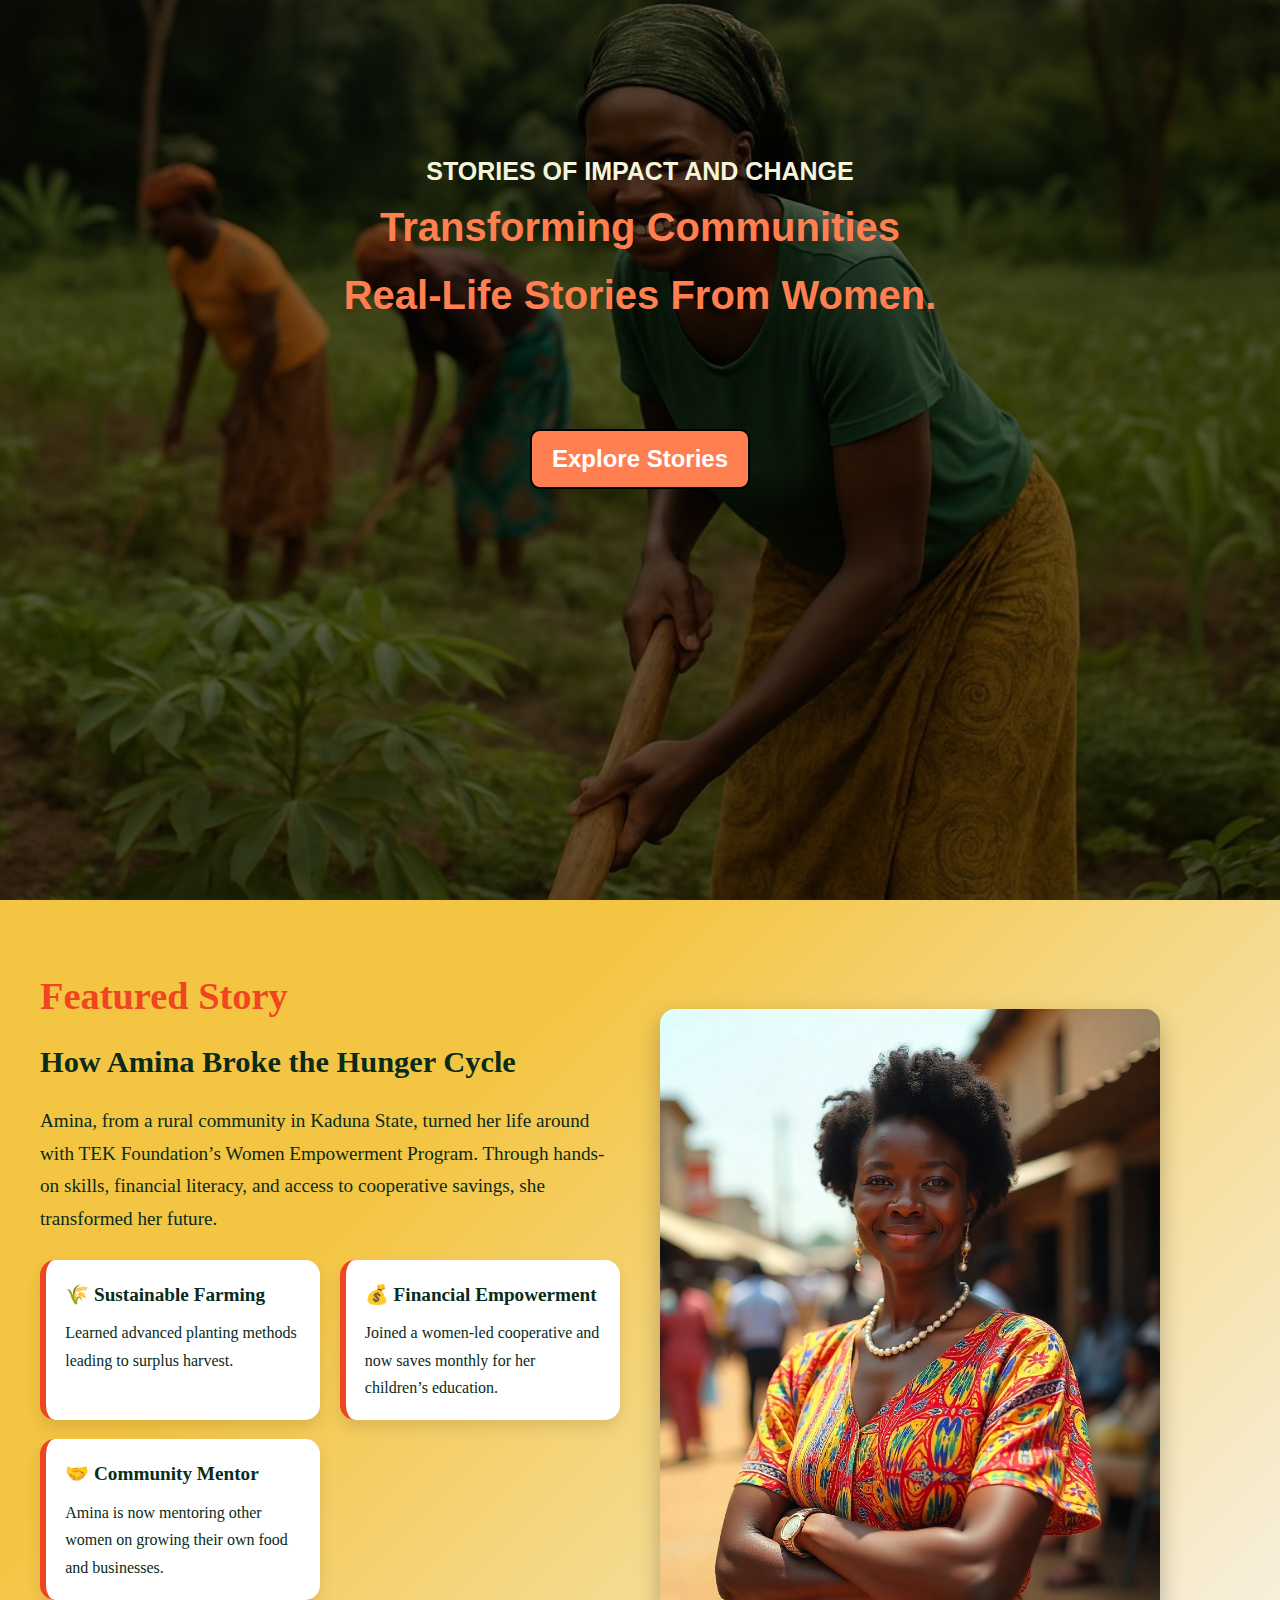
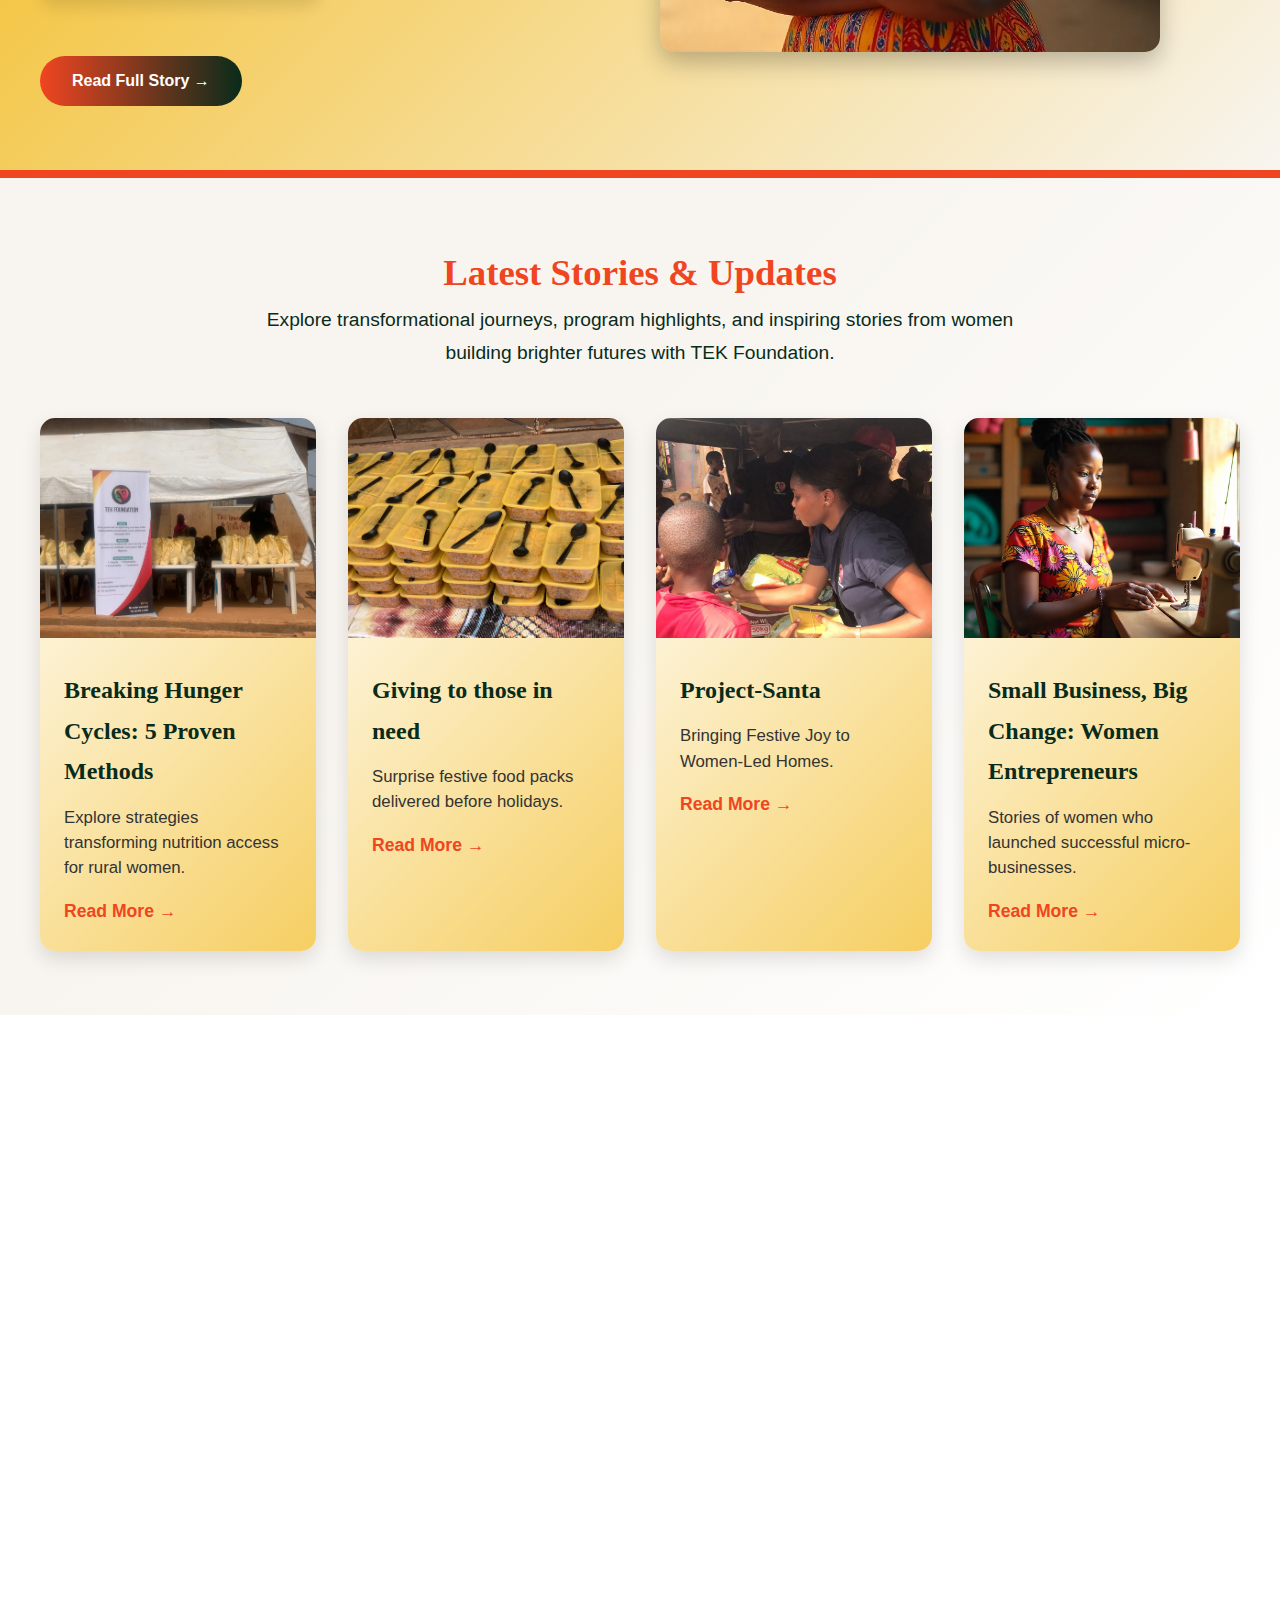
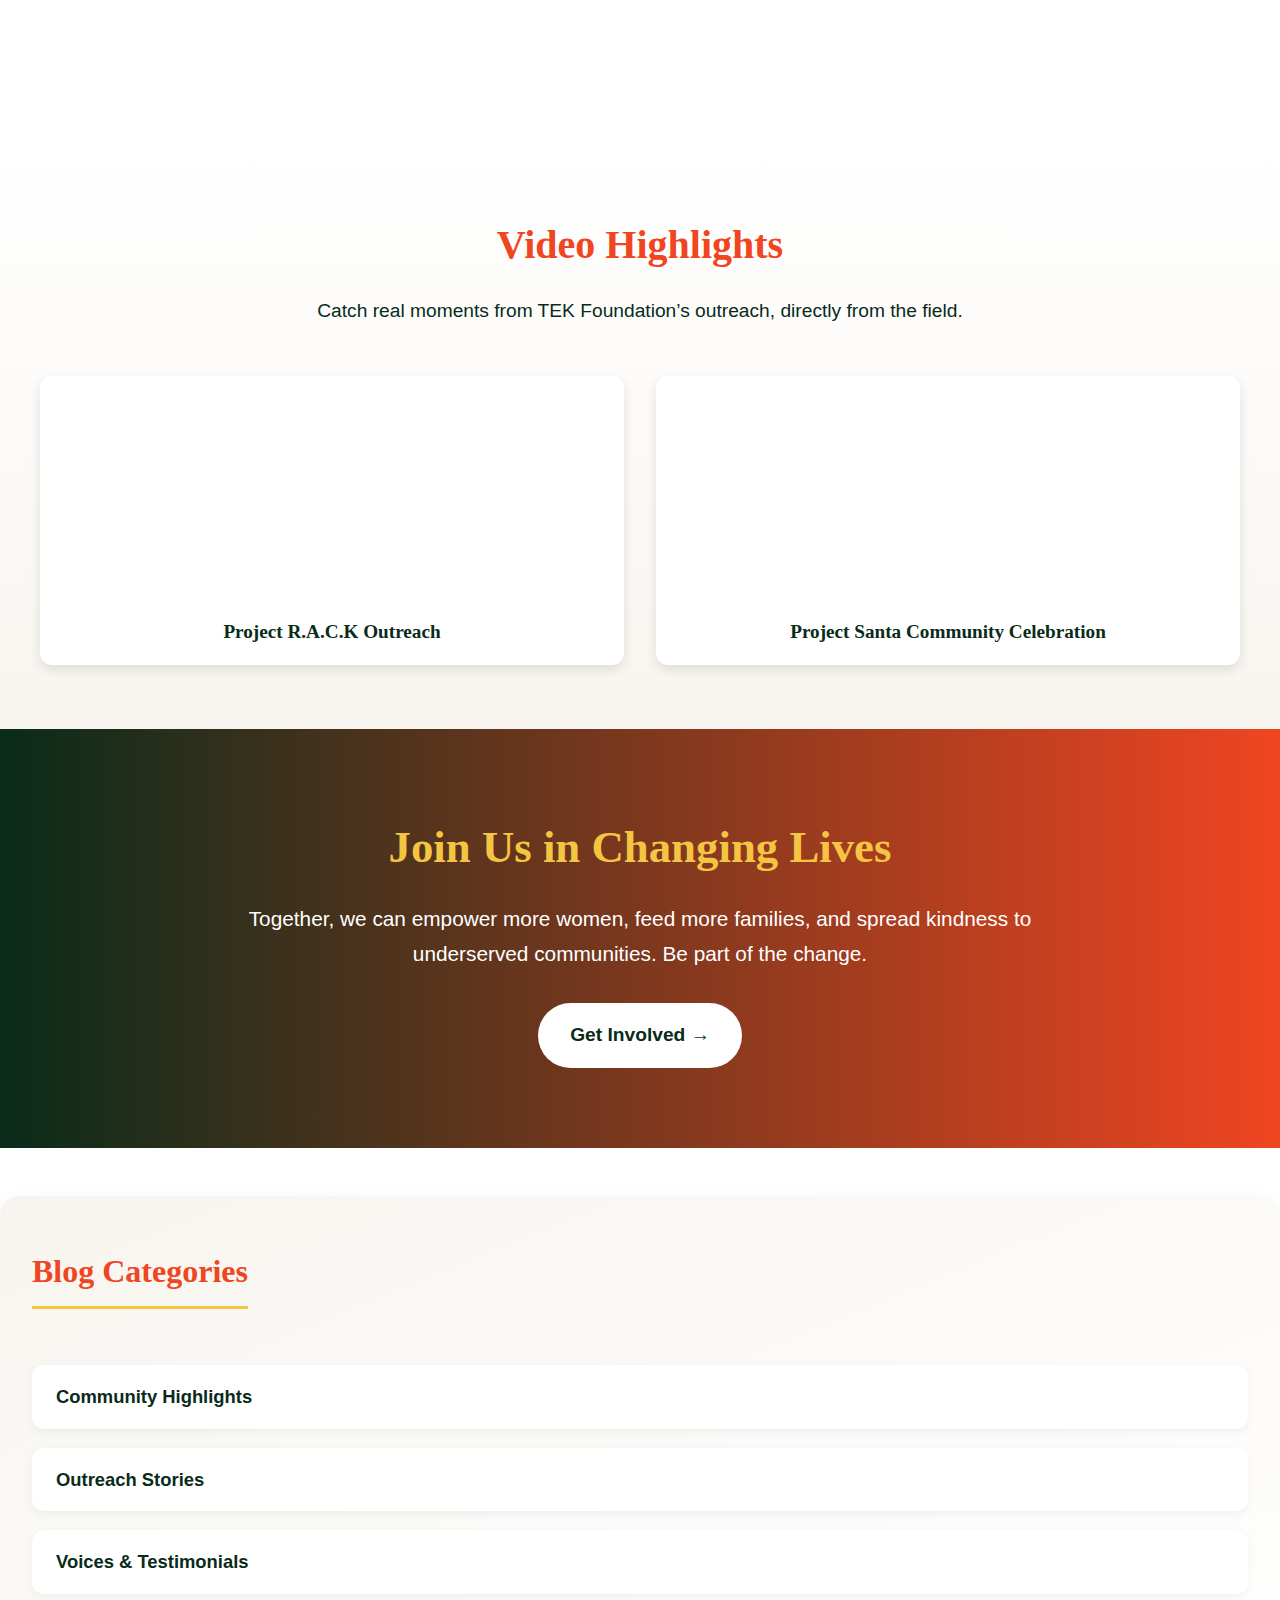
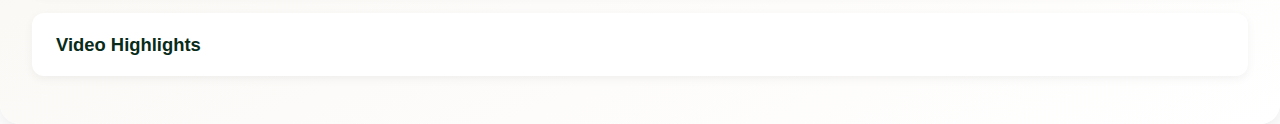
<file: index.html>
<!DOCTYPE html>
<html lang="en">
  <head>
    <meta charset="UTF-8" />
    <meta name="viewport" content="width=device-width, initial-scale=1.0" />
    <title>Tek Foundation Blog- Stories of Empowerment</title>
    <link rel="stylesheet" href="style.css" />
  </head>
  <body>
    <header class="header">
      <div class="sliderone">
        <div class="slidertext">
          <h3>Stories of Impact and Change</h3>
          <h2>Transforming Communities</h2>
          <h2>Real-life stories from women.</h2>

          <div class="sliderbuttons">
            <a class="fta" href="/article/rack.html">Explore Stories</a>
          </div>

          <!-- <h1>TEK Foundation Blog</h1>
    <p class="subtitle">Stories of Impact and Change</p>
    <div class="divider"></div>
    <p class="intro-text">Real voices, real transformations—empowering women and communities with dignity and hope.</p> -->
        </div>
      </div>
    </header>

    <section id="community" class="featured-blog">
      <div class="featured-wrapper">
        <div class="featured-text">
          <h2>Featured Story</h2>
          <h3>How Amina Broke the Hunger Cycle</h3>
          <p class="intro">
            Amina, from a rural community in Kaduna State, turned her life
            around with TEK Foundation’s Women Empowerment Program. Through
            hands-on skills, financial literacy, and access to cooperative
            savings, she transformed her future.
          </p>

          <div class="key-highlights">
            <div class="highlight-box">
              <h4>🌾 Sustainable Farming</h4>
              <p>
                Learned advanced planting methods leading to surplus harvest.
              </p>
            </div>
            <div class="highlight-box">
              <h4>💰 Financial Empowerment</h4>
              <p>
                Joined a women-led cooperative and now saves monthly for her
                children’s education.
              </p>
            </div>
            <div class="highlight-box">
              <h4>🤝 Community Mentor</h4>
              <p>
                Amina is now mentoring other women on growing their own food and
                businesses.
              </p>
            </div>
          </div>

          <button id="toggleBtn" class="story-btn">Read Full Story →</button>

          <div id="fullStory" style="display: none">
            <p>
              Before TEK Foundation, Amina lived in constant uncertainty,
              struggling to meet basic needs. With new skills, she now feeds her
              family, saves, and inspires other women in her village. Her
              cooperative group has grown to 30 women in less than a year.
            </p>
            <blockquote>
              “This program changed my life. I can confidently take care of my
              children and teach others how to do the same.” — Amina
            </blockquote>
            <button id="hideBtn" class="story-btn">Read Less ↑</button>
          </div>
        </div>

        <div class="featured-image">
          <img
            src="/Assets/images/AMINA_5.png"
            alt="Amina smiling in her farm"
          />
        </div>
      </div>
    </section>

    <section id="outreach" class="blog-grid">
      <h2>Latest Stories & Updates</h2>
      <p class="section-description">
        Explore transformational journeys, program highlights, and inspiring
        stories from women building brighter futures with TEK Foundation.
      </p>

      <div class="grid-container" id="blogPosts"></div>
    </section>
    <section id="voices" class="community-voices">
      <h2>Community Voices</h2>
      <p class="section-description">
        Real words from women and families whose lives have been touched by TEK
        Foundation projects.
      </p>

      <div class="voices-grid">
        <div class="voice-card">
          <p class="voice-quote">
            “Project R.A.C.K helped me feel noticed again. It was a surprise I
            will always cherish.”
          </p>
          <p class="voice-name">— Amina, Kaduna State</p>
        </div>

        <div class="voice-card">
          <p class="voice-quote">
            “Because of Project Santa, I had enough to celebrate the holidays
            with my children.”
          </p>
          <p class="voice-name">— Sarah, Lagos</p>
        </div>

        <div class="voice-card">
          <p class="voice-quote">
            “G.F.L made me feel less alone raising my special child. You brought
            me strength.”
          </p>
          <p class="voice-name">— Comfort, Lagos</p>
        </div>

        <div class="voice-card">
          <p class="voice-quote">
            “Through Aid A Meal Africa, I focused on my education without
            worrying about hunger.”
          </p>
          <p class="voice-name">— Anita, University of Jos</p>
        </div>
      </div>
    </section>

    <section id="video" class="video-highlights">
      <h2>Video Highlights</h2>
      <p class="section-description">
        Catch real moments from TEK Foundation’s outreach, directly from the
        field.
      </p>

      <div class="video-grid">
        <div class="video-card">
          <iframe
            src="https://www.youtube.com/embed/1CKsRcyDoww"
            frameborder="0"
          ></iframe>
          <h3>Project R.A.C.K Outreach</h3>
        </div>

        <div class="video-card">
          <iframe
            src="https://www.youtube.com/embed/d4RHulyDJzU"
            frameborder="0"
            allowfullscreen
          ></iframe>
          <h3>Project Santa Community Celebration</h3>
        </div>
      </div>
    </section>

    <section class="cta-section">
      <div class="cta-content">
        <h2>Join Us in Changing Lives</h2>
        <p>
          Together, we can empower more women, feed more families, and spread
          kindness to underserved communities. Be part of the change.
        </p>
        <a href="#" class="cta-btn">Get Involved →</a>
      </div>
    </section>

    <aside class="blog-categories">
      <h2>Blog Categories</h2>
      <ul class="category-list">
        <li><a href="#community"> Community Highlights</a></li>
        <li><a href="#outreach"> Outreach Stories</a></li>
        <li><a href="#voices"> Voices & Testimonials</a></li>
        <li><a href="#video"> Video Highlights</a></li>
      </ul>
    </aside>

    <script src="blog.js"></script>
  </body>
</html>
</file>
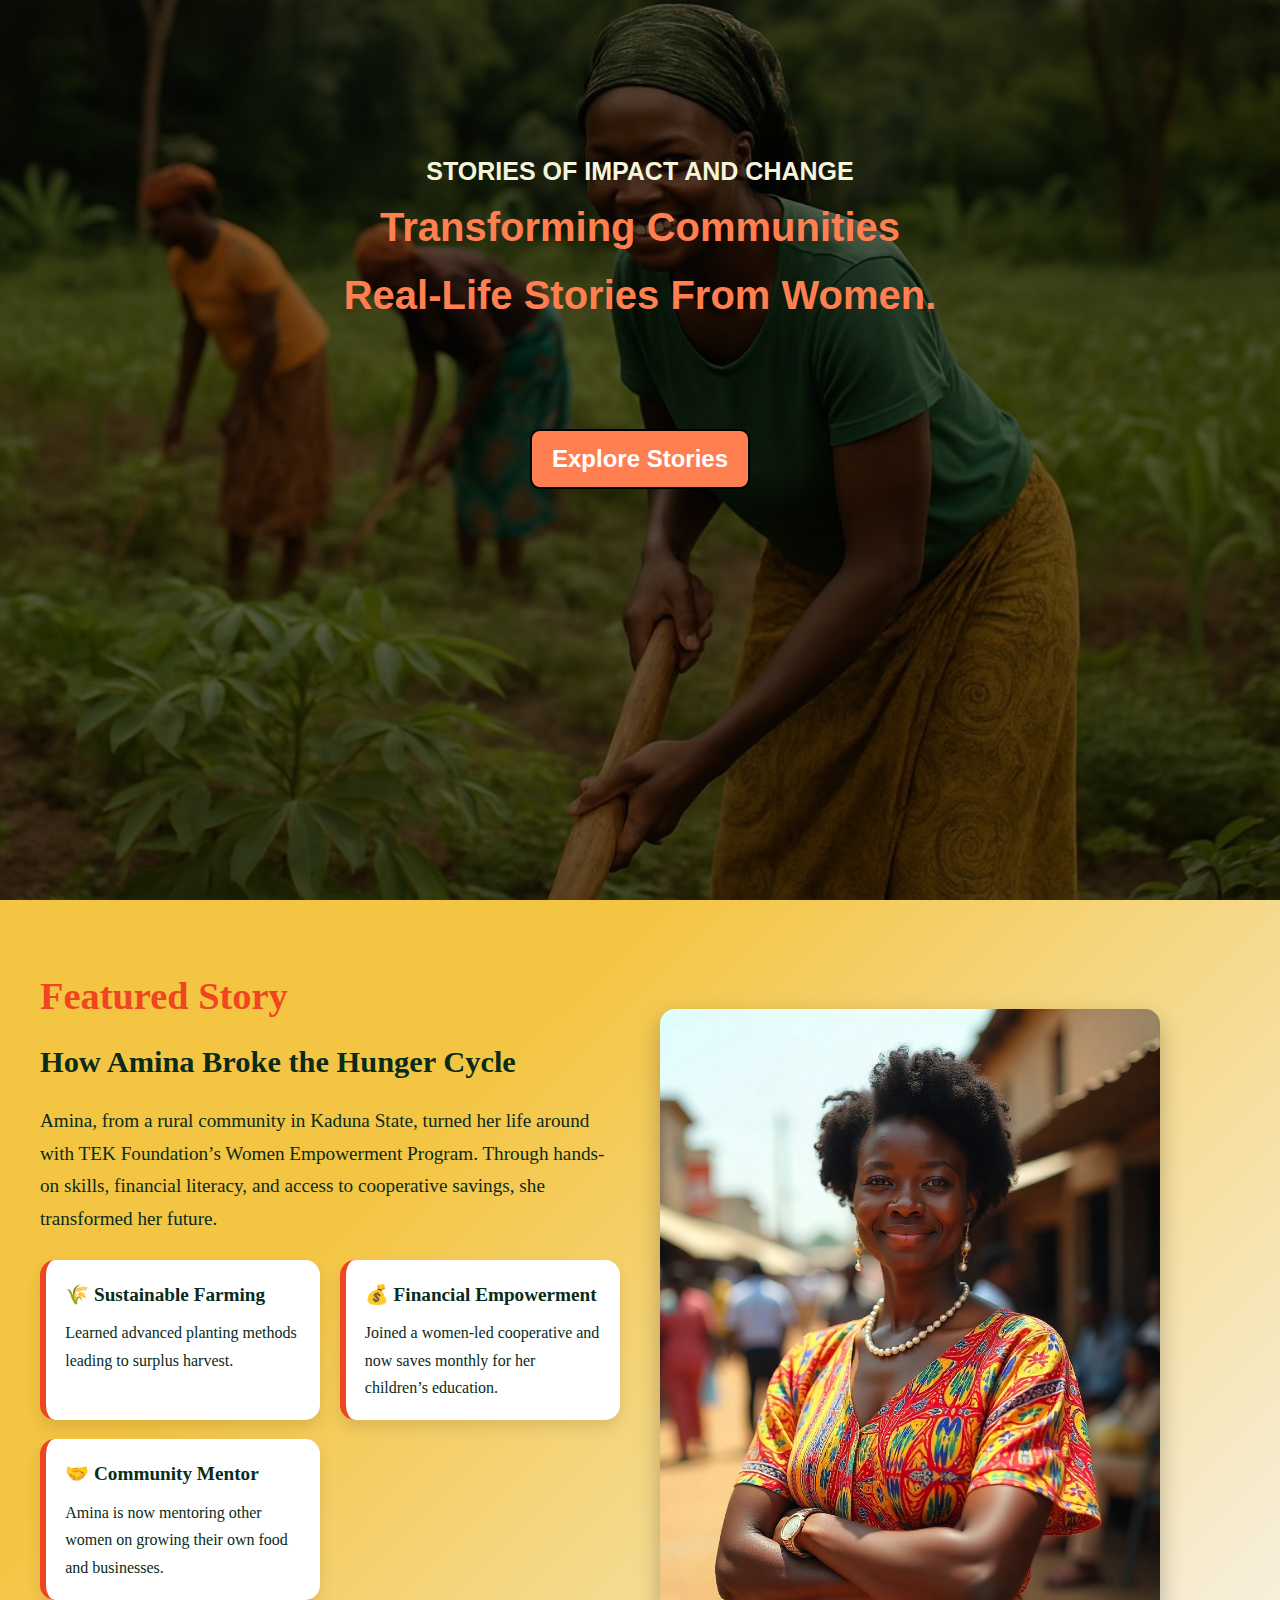
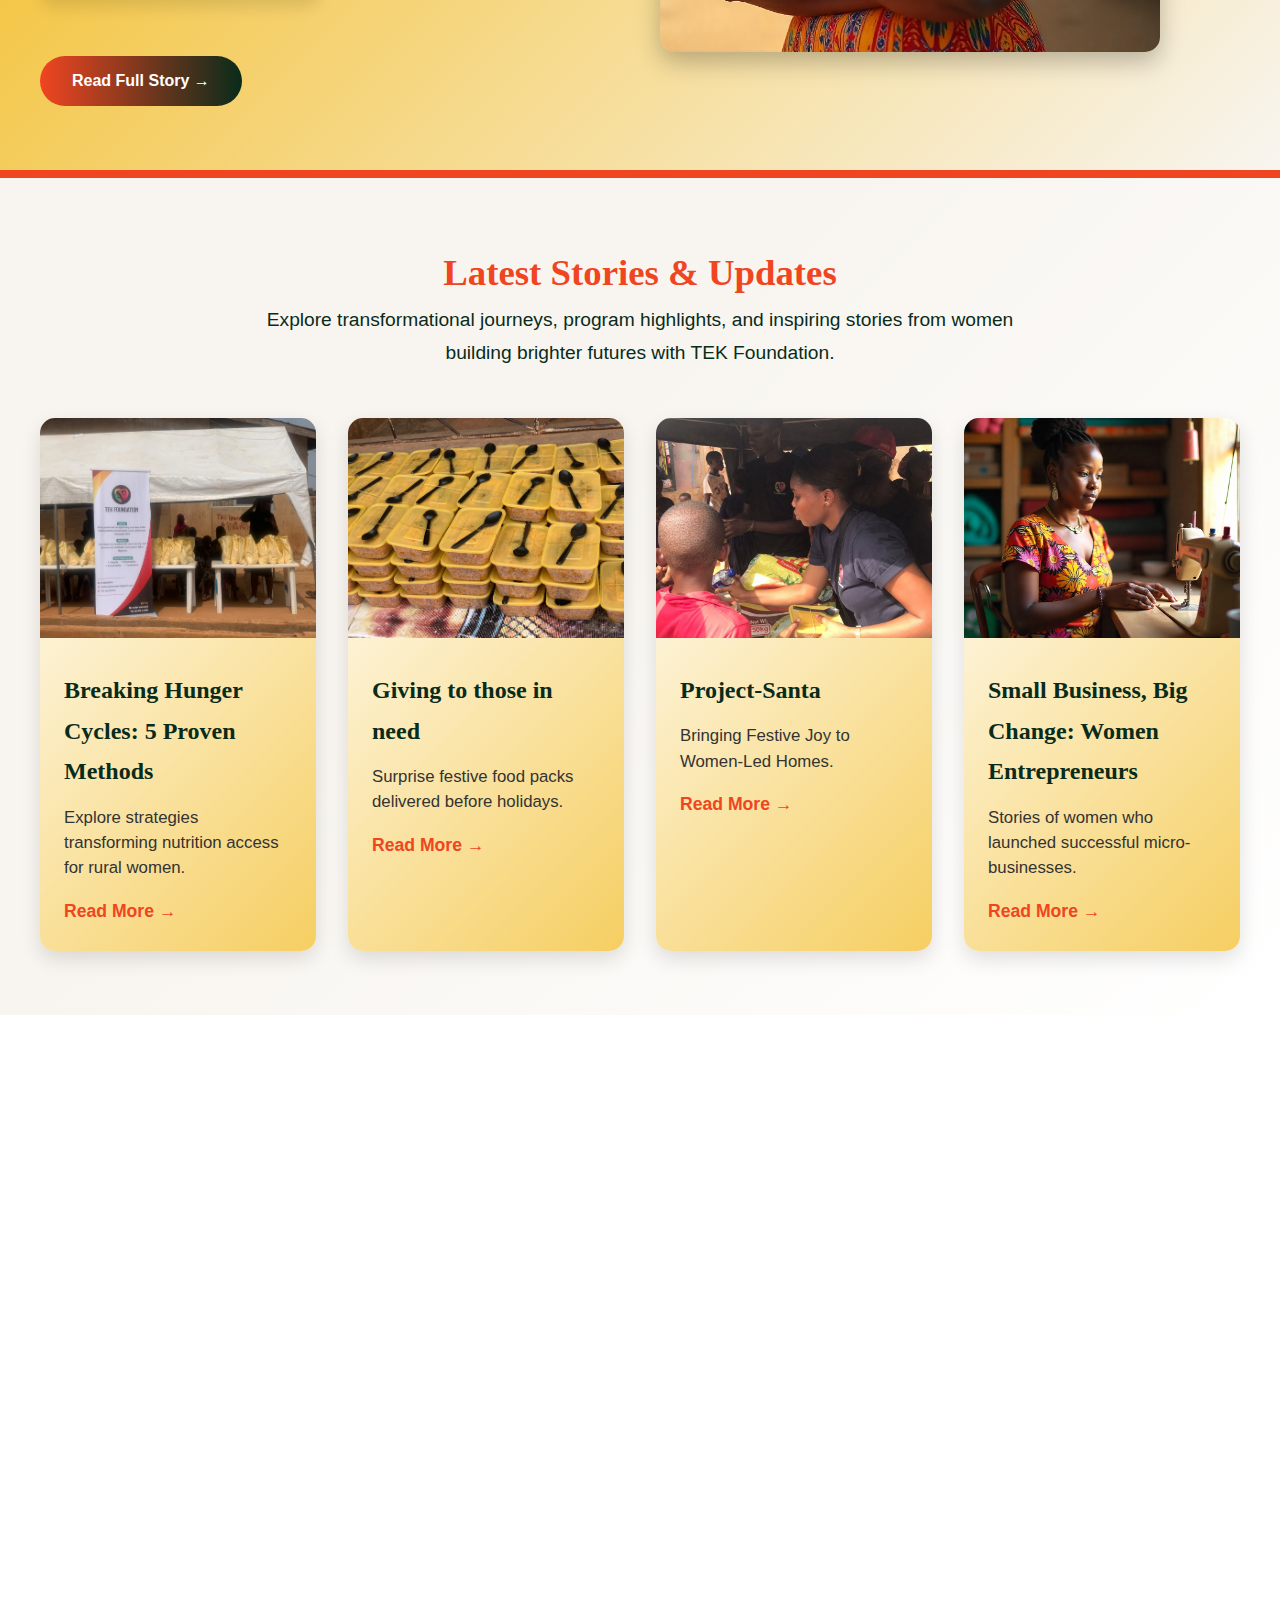
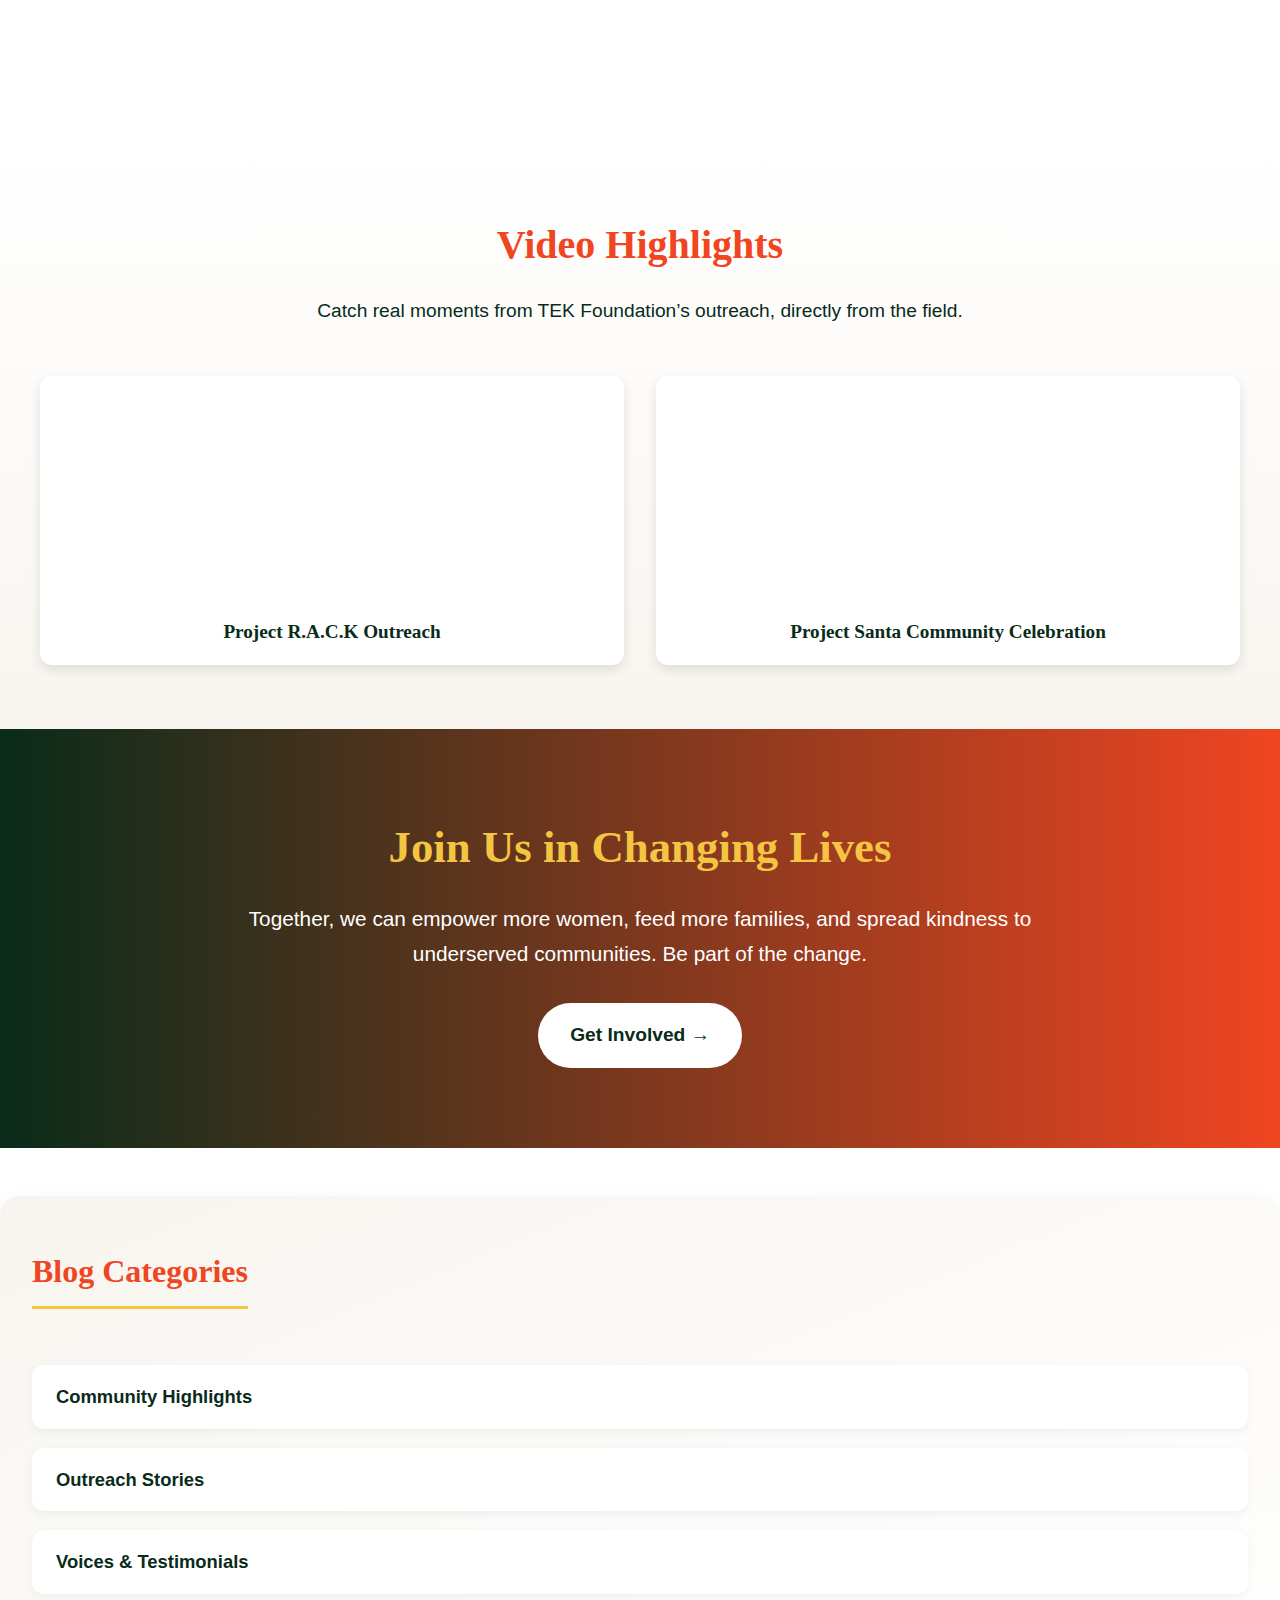
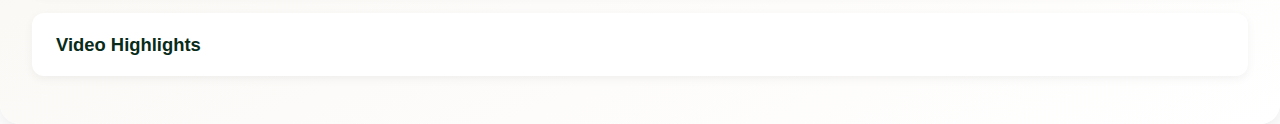
<file: blog.html>
<!DOCTYPE html>
<html lang="en">
<head>
    <meta charset="UTF-8">
    <meta name="viewport" content="width=device-width, initial-scale=1.0">
    <title>Tek Foundation Blog- Stories of Empowerment</title>
    <link rel="stylesheet" href="style.css">
</head>
<body>
    <header class="header">
        <div class="sliderone">
                       <div class="slidertext">
                           <h3>Stories of Impact and Change</h3>
                           <h2>Transforming Communities</h2>
                           <h2>Real-life stories from women. </h2>

                            <div class="sliderbuttons">
                              <a class="fta" href="/article/rack.html">Explore Stories</a>
                            
                            </div>
                  
             <!-- <h1>TEK Foundation Blog</h1>
    <p class="subtitle">Stories of Impact and Change</p>
    <div class="divider"></div>
    <p class="intro-text">Real voices, real transformations—empowering women and communities with dignity and hope.</p> -->
                       </div>
                    </div>
    </header>

    
    <section id="community" class="featured-blog">
  <div class="featured-wrapper">
    
    <div class="featured-text">
      <h2> Featured Story</h2>
      <h3>How Amina Broke the Hunger Cycle</h3>
      <p class="intro">
        Amina, from a rural community in Kaduna State, turned her life around with TEK Foundation’s Women Empowerment Program. Through hands-on skills, financial literacy, and access to cooperative savings, she transformed her future.
      </p>

      <div class="key-highlights">
        <div class="highlight-box">
          <h4>🌾 Sustainable Farming</h4>
          <p>Learned advanced planting methods leading to surplus harvest.</p>
        </div>
        <div class="highlight-box">
          <h4>💰 Financial Empowerment</h4>
          <p>Joined a women-led cooperative and now saves monthly for her children’s education.</p>
        </div>
        <div class="highlight-box">
          <h4>🤝 Community Mentor</h4>
          <p>Amina is now mentoring other women on growing their own food and businesses.</p>
        </div>
      </div>

      <button id="toggleBtn" class="story-btn">Read Full Story →</button>

      <div id="fullStory" style="display: none;">
        <p>
          Before TEK Foundation, Amina lived in constant uncertainty, struggling to meet basic needs. With new skills, she now feeds her family, saves, and inspires other women in her village. Her cooperative group has grown to 30 women in less than a year.
        </p>
        <blockquote>
          “This program changed my life. I can confidently take care of my children and teach others how to do the same.” — Amina
        </blockquote>
        <button id="hideBtn" class="story-btn">Read Less ↑</button>
      </div>
    </div>

    <div class="featured-image">
      <img src="/Assets/images/AMINA_5.png" alt="Amina smiling in her farm">
    </div>

  </div>
</section>

<section id="outreach" class="blog-grid">
  <h2> Latest Stories & Updates</h2>
  <p class="section-description">Explore transformational journeys, program highlights, and inspiring stories from women building brighter futures with TEK Foundation.</p>

  <div class="grid-container" id="blogPosts">
    
  </div>
</section>
<section id="voices" class="community-voices">
  <h2> Community Voices</h2>
  <p class="section-description">Real words from women and families whose lives have been touched by TEK Foundation projects.</p>

  <div class="voices-grid">
    <div class="voice-card">
      <p class="voice-quote">“Project R.A.C.K helped me feel noticed again. It was a surprise I will always cherish.”</p>
      <p class="voice-name">— Amina, Kaduna State</p>
    </div>

    <div class="voice-card">
      <p class="voice-quote">“Because of Project Santa, I had enough to celebrate the holidays with my children.”</p>
      <p class="voice-name">— Sarah, Lagos</p>
    </div>

    <div class="voice-card">
      <p class="voice-quote">“G.F.L made me feel less alone raising my special child. You brought me strength.”</p>
      <p class="voice-name">— Comfort, Lagos</p>
    </div>

    <div class="voice-card">
      <p class="voice-quote">“Through Aid A Meal Africa, I focused on my education without worrying about hunger.”</p>
      <p class="voice-name">— Anita, University of Jos</p>
    </div>
  </div>
</section>

   <section id="video" class="video-highlights">
  <h2> Video Highlights</h2>
  <p class="section-description">Catch real moments from TEK Foundation’s outreach, directly from the field.</p>

  <div class="video-grid">
    <div class="video-card">
      <iframe src="https://www.youtube.com/embed/1CKsRcyDoww" frameborder="0"></iframe>
      <h3>Project R.A.C.K Outreach</h3>
    </div>

    <div class="video-card">
      <iframe src="https://www.youtube.com/embed/d4RHulyDJzU" frameborder="0" allowfullscreen></iframe>
      <h3>Project Santa Community Celebration</h3>
    </div>
  </div>
</section>

<section class="cta-section">
  <div class="cta-content">
    <h2> Join Us in Changing Lives</h2>
    <p>Together, we can empower more women, feed more families, and spread kindness to underserved communities. Be part of the change.</p>
    <a href="#" class="cta-btn">Get Involved →</a>
  </div>
</section>

<aside class="blog-categories">
  <h2> Blog Categories</h2>
  <ul class="category-list">
    <li><a href="#community"> Community Highlights</a></li>
    <li><a href="#outreach"> Outreach Stories</a></li>
    <li><a href="#voices"> Voices & Testimonials</a></li>
    <li><a href="#video"> Video Highlights</a></li>
  </ul>
</aside>





<script src="blog.js"></script>

</body>
</html>
</file>
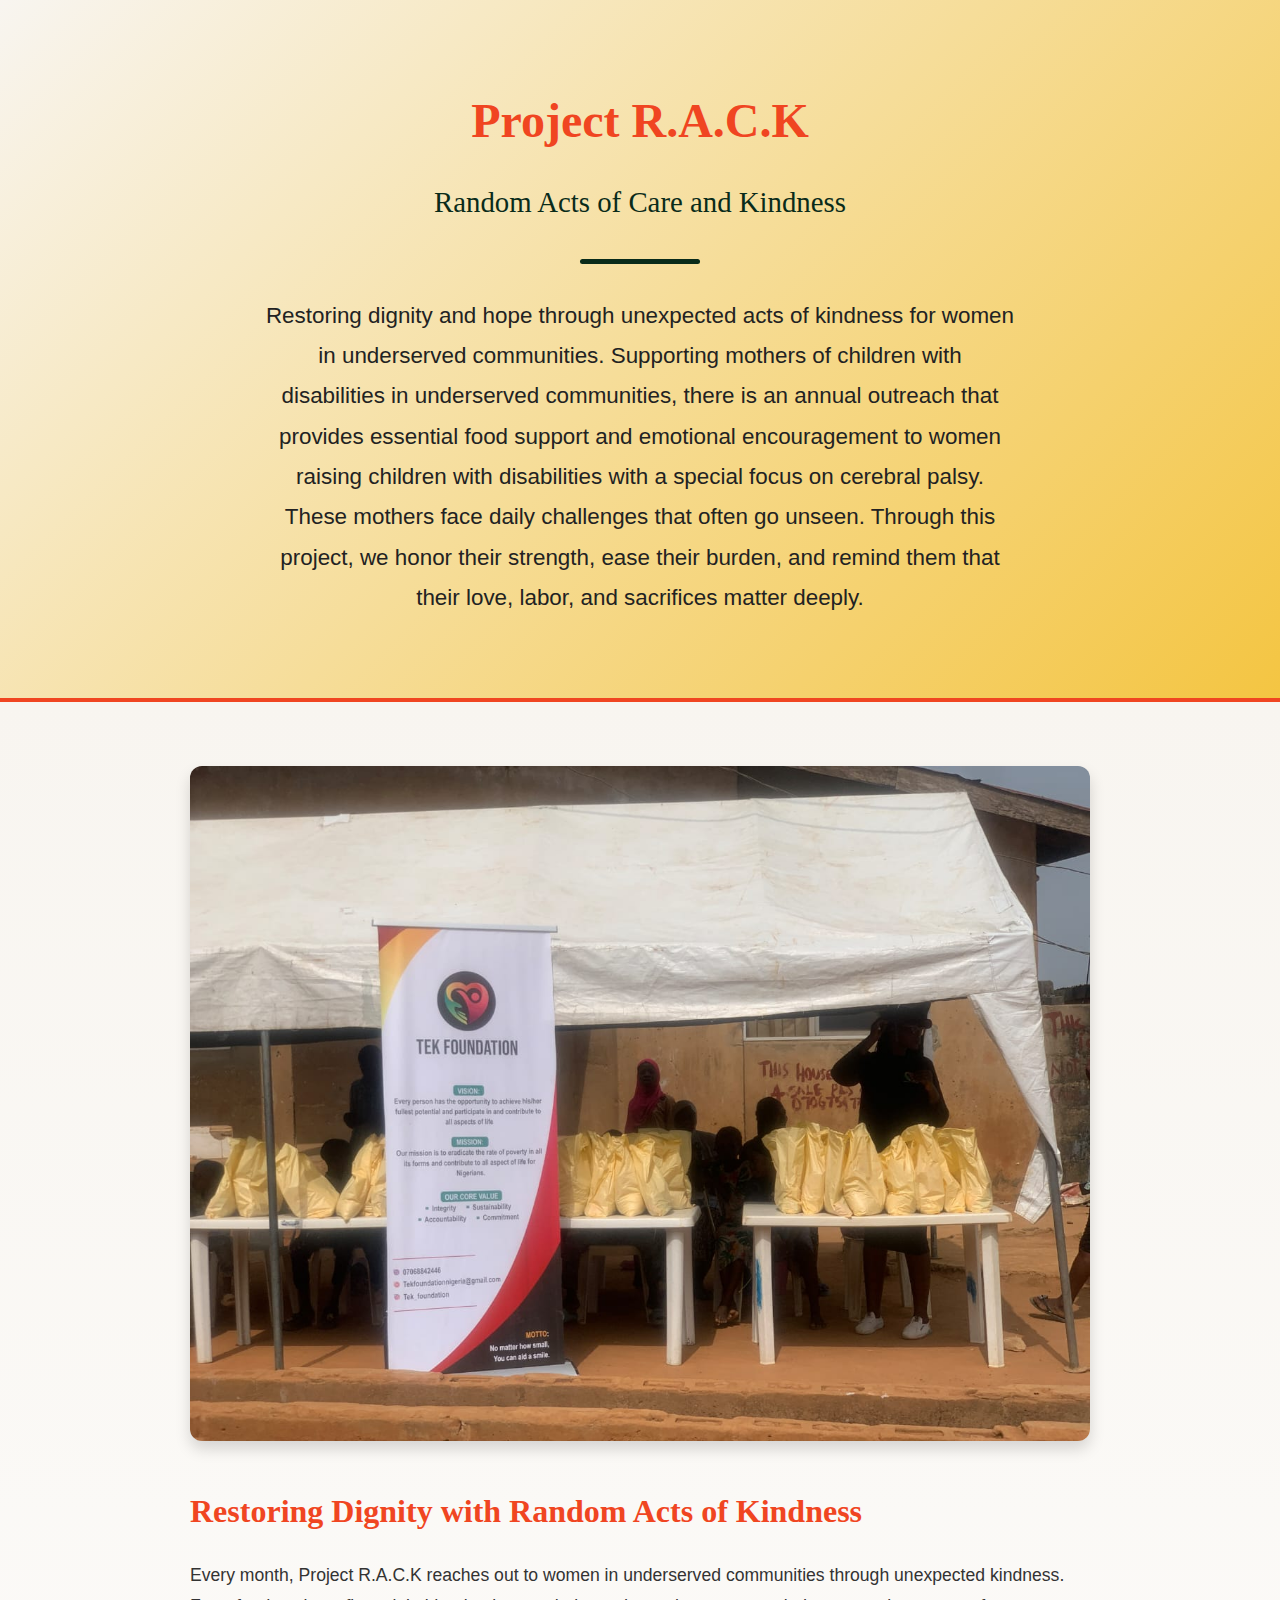
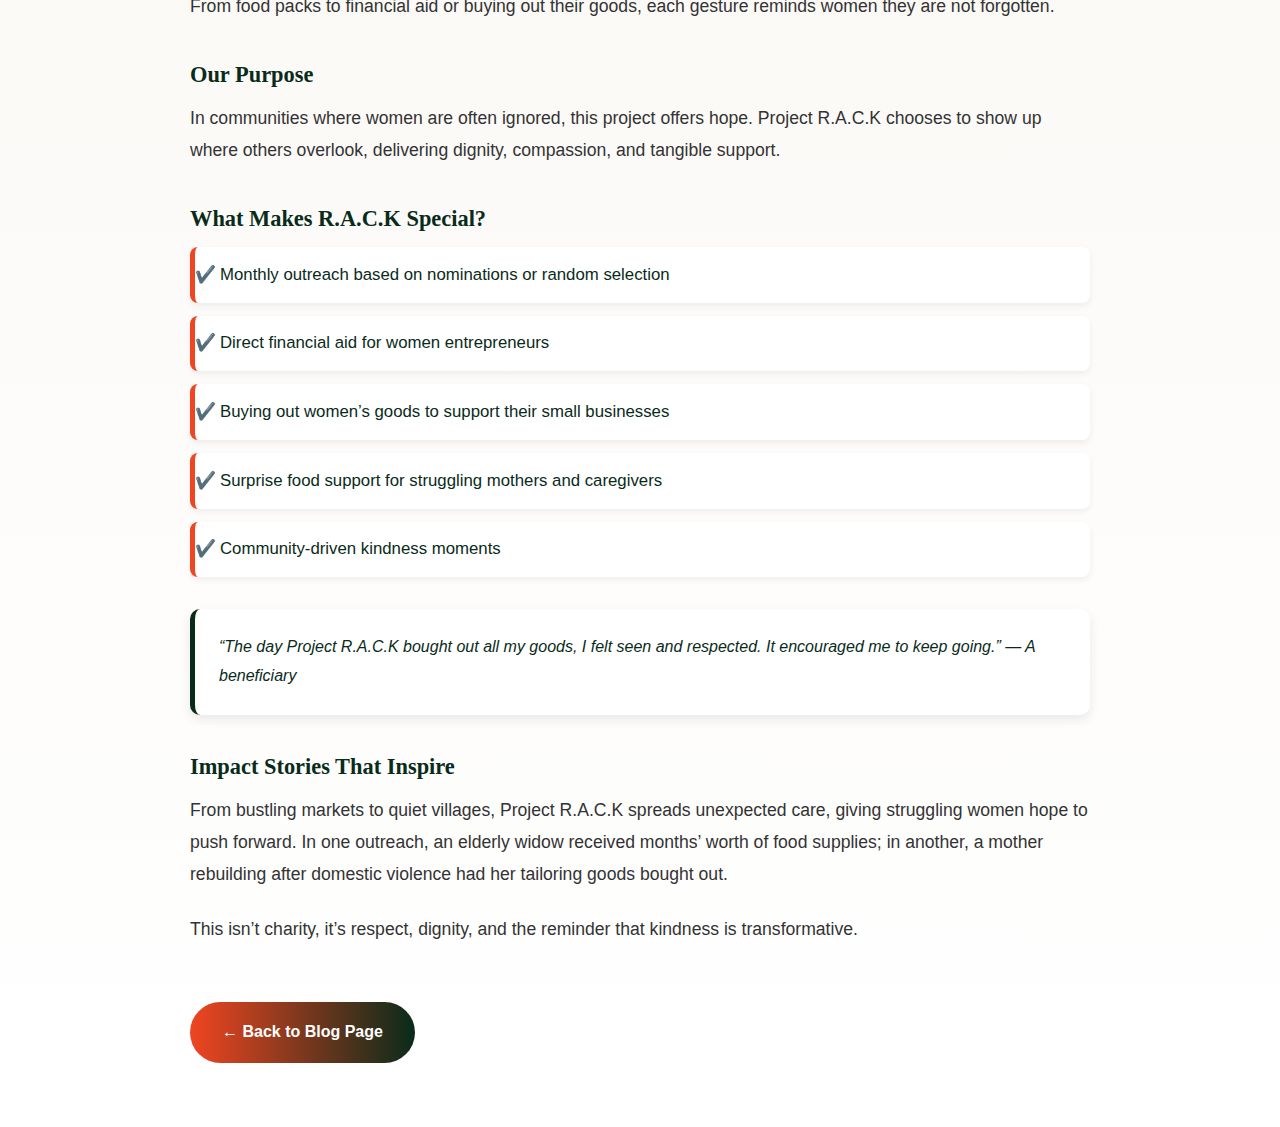
<file: article/rack.html>
<!DOCTYPE html>
<html lang="en">
  <head>
    <meta charset="UTF-8" />
    <meta name="viewport" content="width=device-width, initial-scale=1.0" />
    <title>Project R.A.C.K | TEK Foundation</title>
    <link rel="stylesheet" href="../style.css" />
  </head>
  <body>
    <header class="header small-header clean-header">
      <div class="header-wrapper">
        <h1>Project R.A.C.K</h1>
        <p class="subtitle">Random Acts of Care and Kindness</p>
        <div class="divider"></div>
        <p class="intro-text">
          Restoring dignity and hope through unexpected acts of kindness for
          women in underserved communities. Supporting mothers of children with
          disabilities in underserved communities, there is an annual outreach
          that provides essential food support and emotional encouragement to
          women raising children with disabilities with a special focus on
          cerebral palsy. These mothers face daily challenges that often go
          unseen. Through this project, we honor their strength, ease their
          burden, and remind them that their love, labor, and sacrifices matter
          deeply.
        </p>
      </div>
    </header>

    <main class="blog-post-content">
      <div class="post-container">
        <img src="/Assets/images/blog_5.jpg" alt="Project RACK" />

        <h2>Restoring Dignity with Random Acts of Kindness</h2>
        <p>
          Every month, Project R.A.C.K reaches out to women in underserved
          communities through unexpected kindness. From food packs to financial
          aid or buying out their goods, each gesture reminds women they are not
          forgotten.
        </p>

        <h3>Our Purpose</h3>
        <p>
          In communities where women are often ignored, this project offers
          hope. Project R.A.C.K chooses to show up where others overlook,
          delivering dignity, compassion, and tangible support.
        </p>

        <h3>What Makes R.A.C.K Special?</h3>
        <ul class="styled-list">
          <li>Monthly outreach based on nominations or random selection</li>
          <li>Direct financial aid for women entrepreneurs</li>
          <li>Buying out women’s goods to support their small businesses</li>
          <li>Surprise food support for struggling mothers and caregivers</li>
          <li>Community-driven kindness moments</li>
        </ul>

        <blockquote>
          “The day Project R.A.C.K bought out all my goods, I felt seen and
          respected. It encouraged me to keep going.” — A beneficiary
        </blockquote>

        <h3>Impact Stories That Inspire</h3>
        <p>
          From bustling markets to quiet villages, Project R.A.C.K spreads
          unexpected care, giving struggling women hope to push forward. In one
          outreach, an elderly widow received months’ worth of food supplies; in
          another, a mother rebuilding after domestic violence had her tailoring
          goods bought out.
        </p>

        <p>
          This isn’t charity, it’s respect, dignity, and the reminder that
          kindness is transformative.
        </p>

        <a href="/index.html" class="story-btn">← Back to Blog Page</a>
      </div>
    </main>

    <script src="/blog.js"></script>
  </body>
</html>
</file>
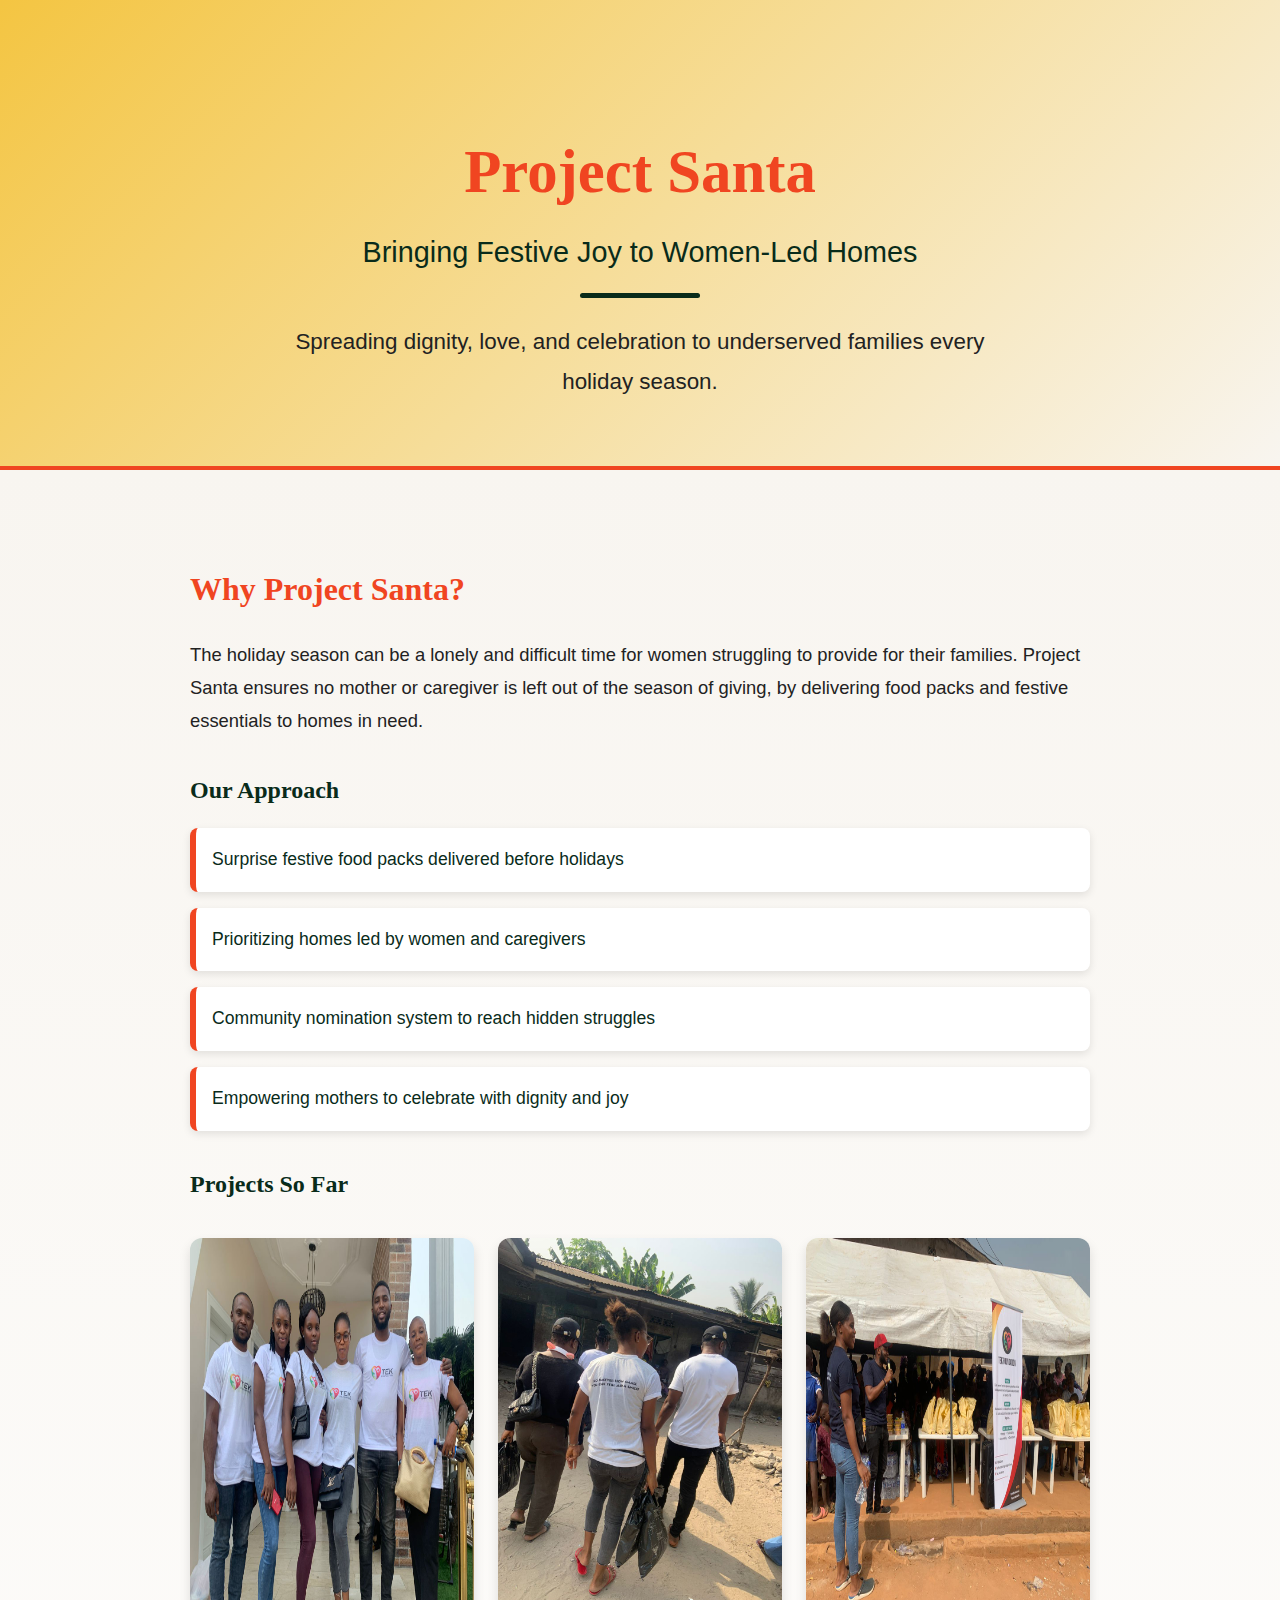
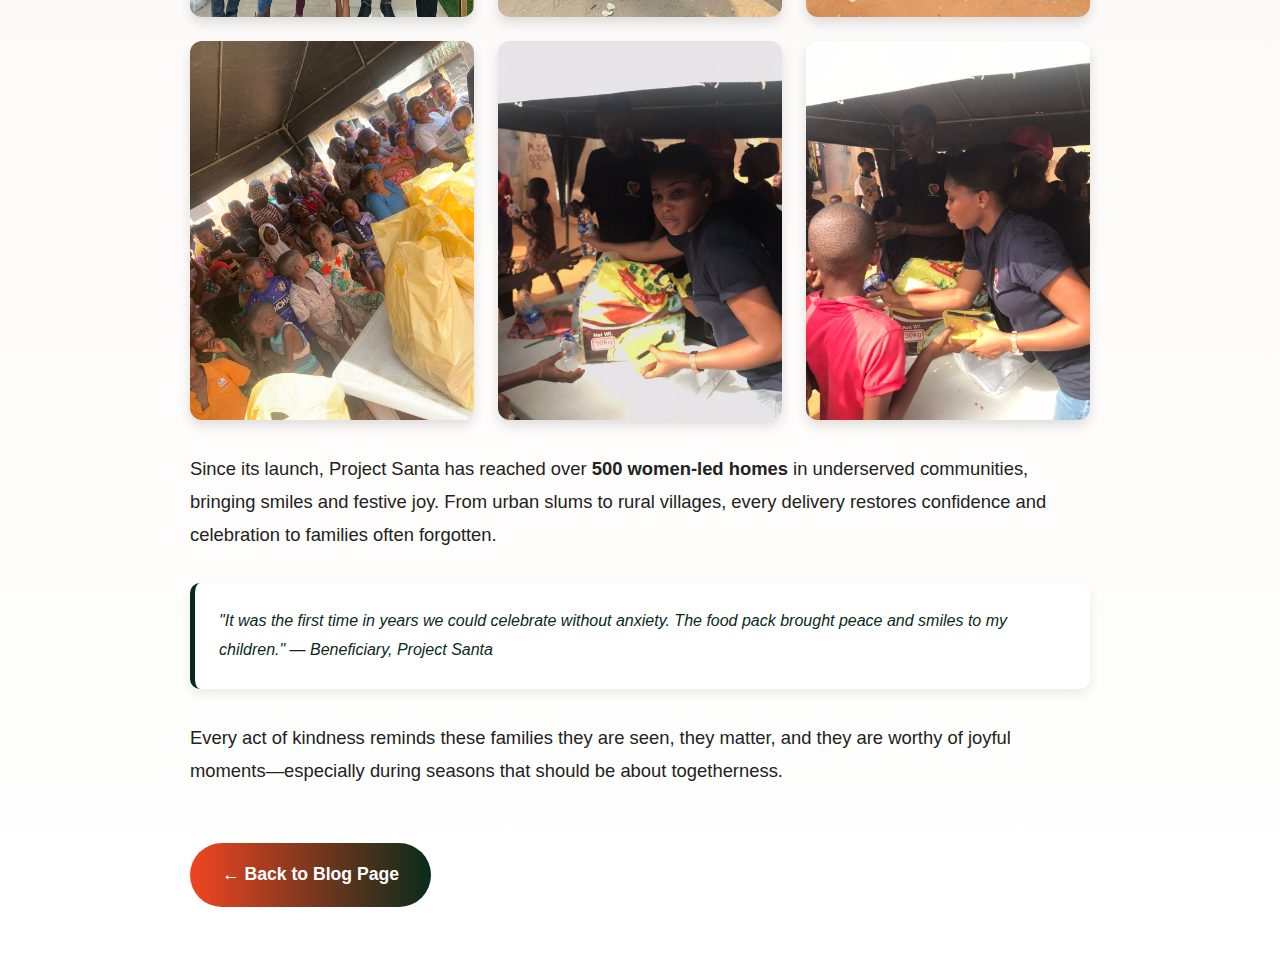
<file: article/santa.html>
<!DOCTYPE html>
<html lang="en">
  <head>
    <meta charset="UTF-8" />
    <title>Project Santa | TEK Foundation</title>
    <meta name="viewport" content="width=device-width, initial-scale=1.0" />
    <link rel="stylesheet" href="/article/santa.css" />
  </head>
  <body>
    <header class="header clean-header">
      <div class="header-wrapper">
        <h1>Project Santa</h1>
        <p class="subtitle">Bringing Festive Joy to Women-Led Homes</p>
        <div class="divider"></div>
        <p class="intro-text">
          Spreading dignity, love, and celebration to underserved families every
          holiday season.
        </p>
      </div>
    </header>

    <main class="blog-post-content">
      <div class="post-container animate">
        <h2>Why Project Santa?</h2>
        <p>
          The holiday season can be a lonely and difficult time for women
          struggling to provide for their families. Project Santa ensures no
          mother or caregiver is left out of the season of giving, by delivering
          food packs and festive essentials to homes in need.
        </p>

        <h3>Our Approach</h3>
        <ul class="styled-list">
          <li>Surprise festive food packs delivered before holidays</li>
          <li>Prioritizing homes led by women and caregivers</li>
          <li>Community nomination system to reach hidden struggles</li>
          <li>Empowering mothers to celebrate with dignity and joy</li>
        </ul>
        <h3>Projects So Far</h3>
        <div class="image-gallery">
          <img src="/Assets/images/santa_1.jpg" alt="" />
          <img src="/Assets/images/pproject_2.jpg" alt="" />
          <img src="/Assets/images/blog_12.jpg" alt="" />
          <img src="/Assets/images/santa_22.jpg" alt="santa outreach" />
          <img src="/Assets/images/replace.jpg" alt="santa outreach" />
          <img src="/Assets/images/santa_5.jpg" alt="santa outreach" />
        </div>

        <p>
          Since its launch, Project Santa has reached over
          <strong>500 women-led homes</strong> in underserved communities,
          bringing smiles and festive joy. From urban slums to rural villages,
          every delivery restores confidence and celebration to families often
          forgotten.
        </p>

        <blockquote>
          "It was the first time in years we could celebrate without anxiety.
          The food pack brought peace and smiles to my children." — Beneficiary,
          Project Santa
        </blockquote>
        <p>
          Every act of kindness reminds these families they are seen, they
          matter, and they are worthy of joyful moments—especially during
          seasons that should be about togetherness.
        </p>

        <a href="/index.html" class="story-btn">← Back to Blog Page</a>
      </div>
    </main>
    <script src="/article/santa.js"></script>
  </body>
</html>
</file>
<file: style.css>
:root {
  --green: #092b1a;
  --yellow: #f4c542;
  --coral: #f04521;
  --beige: #f8f5f0;

  --font-header: "Playfair Display", serif;
  --font-body: "Work Sans", sans-serif;
}
* {
  margin: 0;
  padding: 0;
  box-sizing: border-box;
}

body {
  line-height: 1.7;
  font-family: var(--font-body);
  background-color: #fff;
  color: var(--green);
}

.sliderone {
  background: linear-gradient(rgba(0, 0, 0, 0.5), rgba(0, 0, 0, 0.5)),
    url("./Assets/images/background_2.jpg");
  width: 100%;
  min-height: 900px;
  background-size: cover;
  background-repeat: no-repeat;
  /* background-position: bottom; */
  /* border-radius: 20px; */
  /* animation-name: zoomtwo;
        animation-duration: 5s;
        animation-timing-function: ease-in-out;
        animation-iteration-count: infinite;
        animation-delay: 5s; */
  position: relative;
  overflow: hidden;
  align-items: center;
  justify-content: center;
}
.sliderone {
  background-position: center;
}

.slidertext {
  text-align: center;
  justify-items: center;
  padding: 150px 0;
  width: 100%;
  height: 100%;
}

/* .slidertext {
    background: rgba(9, 43, 26, 0.75);
    width: 100%;
    height: 100%;
    padding: 2rem;
    display: flex;
    flex-direction: column;
    justify-content: center;
} */

.slidertext h3 {
  position: relative;
  z-index: 2;
  font-size: 25px;
  text-transform: uppercase;
  color: beige;
  margin-bottom: 0;
  font-family: "Segoe UI", Tahoma, Geneva, Verdana, sans-serif;
}

.slidertext h2 {
  font-size: 40px;
  text-transform: capitalize;
  font-family: sans-serif;
  color: coral;
  text-align: center;
}

.sliderbuttons {
  margin-top: 100px;
}

.sliderbuttons a {
  display: block;
  margin-bottom: 30px;
  margin-top: 100px;
}

/* .story-btn{
    background: var(--yellow);
    color: var(--green);
    padding: 1rem 2rem;
    font-weight: bold;
    border: radius 50px;
    text-decoration: none;
    font-size: 1.2rem;
    transition: background 0.3s;
}

.story-btn:hover{
    background: var(--coral);
    color: #fff;
} */

.fta {
  text-decoration: none;
  padding: 8px 20px;
  background-color: coral;
  color: white;
  font-weight: 600;
  font-size: 24px;
  border-radius: 10px;
  margin: 0 30px;
  border: 2px solid black;
  cursor: pointer;
  position: relative;
  overflow: hidden;
  transition: transform 0.2s ease;
}

.fta:hover {
  background-color: rgb(251, 255, 0);
  color: white;
  box-shadow: 0 0 20px rgba(0, 0, 0, 0.5);
}

.fta::after {
  content: "";
  position: absolute;
  top: 50%;
  left: 50%;
  width: 150%;
  height: 150%;
  background: rgba(0, 0, 0, 0.5);
  border-radius: 50%;
  transform: translate(-50%, -50%) scale(0);
  transition: transform 0.4s ease;
}

.fta:hover::after {
  transform: translate(-50%, -50%) scale(1);
}

.featured-blog {
  background: linear-gradient(135deg, var(--yellow) 30%, var(--beige) 100%);
  padding: 4rem 2rem;
  color: var(--green);
  border-bottom: 8px solid var(--coral);
  box-shadow: 0 5px 20px rgba(0, 0, 0, 0.1);
}

.featured-wrapper {
  display: flex;
  flex-wrap: wrap;
  align-items: center;
  justify-content: space-between;
  gap: 2.5rem;
  max-width: 1200px;
  margin: 0 auto;
}

.featured-text,
.featured-image {
  flex: 1 1 300px;
  font-family: "Playfair Display", serif;
}

.featured-text h2 {
  font-family: "Playfair Display", serif;
  color: var(--coral);
  font-size: 2.4rem;
  margin-bottom: 0.5rem;
}

.featured-text h3 {
  font-family: "Playfair Display", serif;
  font-size: 1.9rem;
  margin-bottom: 1rem;
  color: var(--green);
}

#fullStory {
  font-family: "Playfair Display", serif;
  justify-content: center;
}
.intro {
  font-size: 1.2rem;
  margin-bottom: 1.5rem;
  line-height: 1.7;
}

.key-highlights {
  display: grid;
  grid-template-columns: repeat(auto-fit, minmax(230px, 1fr));
  gap: 1.2rem;
  margin-bottom: 1.5rem;
}

.highlight-box {
  background: #fff;
  padding: 1.2rem;
  border-radius: 15px;
  box-shadow: 0 8px 15px rgba(0, 0, 0, 0.1);
  border-left: 6px solid var(--coral);
  transition: transform 0.4s ease;
}

.highlight-box:hover {
  transform: translateY(-12px);
  box-shadow: 0 12px 20px rgba(0, 0, 0, 0.15);
}

.highlight-box h4 {
  margin-bottom: 0.5rem;
  font-family: var(--font-header);
  font-size: 1.2rem;
  color: var(--green);
}

.story-btn {
  background: linear-gradient(135deg, var(--coral), var(--green));
  color: #fff;
  padding: 1.1rem 2.2rem;
  border: none;
  border-radius: 60px;
  font-size: 1.1rem;
  font-weight: 700;
  margin-top: 1.5rem;
  cursor: pointer;
  transition: background 0.3s, transform 0.3s;
}

/* .story-btn:hover {
    background: #d0381e;
} */

.story-btn:hover {
  background: linear-gradient(135deg, var(--green), var(--coral));
  transform: scale(1.05);
}

#fullStory {
  margin-top: 1.5rem;
  animation: fadeIn 0.5s;
}

blockquote {
  font-style: italic;
  background: #fff;
  border-left: 5px solid var(--green);
  padding: 1.2rem;
  margin: 1.5rem 0;
  border-radius: 8px;
  color: var(--green);
  box-shadow: 0 4px 12px rgba(0, 0, 0, 0.1);
}

.featured-image img {
  max-width: 500px;
  width: 100%;
  border-radius: 15px;
  box-shadow: 0 10px 25px rgba(0, 0, 0, 0.25);
  object-fit: cover;
  flex: 1 1 400px;
  transition: transform 0.4s;
}

.featured-image img:hover {
  transform: scale(1.03);
}

.blog-grid {
  padding: 4rem 2rem;
  background: linear-gradient(135deg, var(--beige) 40%, #fff 100%);
  text-align: center;
}

.blog-grid h2 {
  font-family: var(--font-header);
  font-size: 2.3rem;
  color: var(--coral);
}

.section-description {
  font-size: 1.15rem;
  max-width: 800px;
  margin: 1rem auto 3rem;
  color: var(--green);
  line-height: 1.7;
}

.grid-container {
  display: grid;
  grid-template-columns: repeat(auto-fit, minmax(260px, 1fr));
  gap: 2rem;
  max-width: 1200px;
  margin: 0 auto;
}

.blog-card {
  background: linear-gradient(135deg, #fff, var(--yellow) 120%);
  border-radius: 15px;
  box-shadow: 0 8px 20px rgba(0, 0, 0, 0.12);
  overflow: hidden;
  display: flex;
  flex-direction: column;
  transition: transform 0.4s, box-shadow 0.4s;
}

.blog-card:hover {
  transform: translateY(-12px);
  box-shadow: 0 12px 25px rgba(0, 0, 0, 0.18);
}

.card-image img {
  width: 100%;
  height: 220px;
  object-fit: cover;
}

.card-content {
  padding: 1.5rem;
  text-align: left;
}

.card-content h3 {
  font-family: var(--font-header);
  font-size: 1.5rem;
  color: var(--green);
  margin-bottom: 0.8rem;
}

.card-content p {
  font-size: 1.05rem;
  margin-bottom: 1rem;
  color: #333;
  line-height: 1.5;
}

.read-more {
  text-decoration: none;
  font-weight: bold;
  color: var(--coral);
  font-size: 1.1rem;
  transition: color 0.3s;
}

.read-more:hover {
  color: var(--green);
}

.animate {
  opacity: 0;
  transform: translateY(30px);
  transition: opacity 1s ease-out, transform 1s ease-out;
}

.animate.show {
  opacity: 1;
  transform: translateY(0);
}

.styled-list li {
  font-size: 1.15rem;
  margin-bottom: 0.8rem;
  position: relative;
  padding-left: 1.5rem;
}

.styled-list li::before {
  content: "✔️";
  position: absolute;
  left: 0;
  color: var(--coral);
}

.post-container h2,
h3 {
  font-family: var(--font-header);
  color: var(--coral);
}

.post-container p {
  color: #333;
  line-height: 1.8;
}

blockquote {
  font-style: italic;
  background: var(--beige);
  border-left: 5px solid var(--green);
  box-shadow: 0 5px 15px rgba(0, 0, 0, 0.1);
  margin: 2rem 0;
  padding: 1.5rem;
  border-radius: 10px;
  transition: all 0.4s ease;
}

blockquote:hover {
  transform: scale(1.02);
  background: #fff;
}

.post-container img {
  width: 100%;
  border-radius: 15px;
  margin-bottom: 2rem;
  box-shadow: 0 10px 20px rgba(0, 0, 0, 0.2);
}

.clean-header {
  background: linear-gradient(135deg, var(--yellow), var(--beige));
  padding: 5rem 2rem;
  text-align: center;

  color: #092b1a;
  box-shadow: 0 5px 15px rgba(0, 0, 0, 0.1);
  border-bottom: 4px solid var(--coral);
}

.header-wrapper {
  max-width: 900px;
  margin: 0 auto;
}

.clean-header h1 {
  /* font-family: var(--font-header); */
  font-family: "Playfair Display", serif;
  font-size: 3rem;
  margin-bottom: 1rem;
  color: var(--coral);
}

.subtitle {
  font-size: 1.8rem;
  font-family: var(--font-header);
  margin-bottom: 1.2rem;
  color: var(--green);
  font-weight: 500;
}

.divider {
  width: 120px;
  height: 5px;
  background-color: var(--green);
  margin: 2rem auto;
  border-radius: 50px;
}

.intro-text {
  font-size: 1.4rem;
  max-width: 750px;
  margin: 0 auto;
  line-height: 1.8;
  color: #222;
}

.clean-header:hover {
  background: linear-gradient(135deg, var(--beige), var(--yellow));
  transition: background 0.6s ease;
}

.blog-post-content {
  background: linear-gradient(to bottom, var(--beige), #ffffff);
  padding: 4rem 2rem;
}
.post-container {
  max-width: 900px;
  margin: 0 auto;
  line-height: 1.8;
  animation: fadeIn 1s ease;
}
.post-container h2 {
  font-size: 2rem;
  font-family: var(--font-header);
  color: var(--coral);
  margin-bottom: 1.2rem;
}

.post-container h3 {
  font-size: 1.4rem;
  font-family: var(--font-header);
  color: var(--green);
  margin-top: 2rem;
  margin-bottom: 0.5rem;
}

.post-container p {
  font-size: 1.1rem;
  color: #333;
  margin-bottom: 1.5rem;
}

.post-container img {
  width: 100%;
  border-radius: 12px;
  box-shadow: 0 8px 15px rgba(0, 0, 0, 0.15);
  margin-bottom: 2rem;
}

.styled-list {
  list-style: none;
  padding-left: 0;
}

.styled-list li {
  background: #fff;
  padding: 0.8rem 1rem;
  margin-bottom: 0.8rem;
  border-left: 5px solid var(--coral);
  border-radius: 8px;
  box-shadow: 0 3px 6px rgba(0, 0, 0, 0.06);
  font-size: 1.05rem;
  padding-left: 25px;
}

blockquote {
  background: #ffffff;
  border-left: 5px solid var(--green);
  padding: 1.5rem;
  border-radius: 10px;
  margin: 2rem 0;
  font-style: italic;
  color: var(--green);
  box-shadow: 0 5px 12px rgba(0, 0, 0, 0.08);
  transition: all 0.3s ease;
}

blockquote:hover {
  transform: scale(1.01);
  background: #fefefe;
}

.story-btn {
  display: inline-block;
  margin-top: 2rem;
  background: linear-gradient(to right, var(--coral), var(--green));
  color: #fff;
  padding: 1rem 2rem;
  border: none;
  border-radius: 50px;
  font-weight: bold;
  font-size: 1rem;
  text-decoration: none;
  transition: transform 0.3s ease, background 0.3s ease;
}

.story-btn:hover {
  transform: scale(1.05);
  background: linear-gradient(to right, var(--green), var(--coral));
}

@keyframes fadeIn {
  from {
    opacity: 0;
    transform: translateY(20px);
  }
  to {
    opacity: 1;
    transform: translateY(0);
  }
}

.community-voices {
  opacity: 0;
  transform: translateY(30px);
  transition: opacity 1s, transform 1s;
}

.community-voices.show {
  opacity: 1;
  transform: translateY(0);
}

.community-voices {
  padding: 5rem 2rem;
  background: linear-gradient(to bottom, var(--beige), #fff);
  text-align: center;
}

.community-voices h2 {
  font-family: var(--font-header);
  font-size: 2.5rem;
  color: var(--coral);
  margin-bottom: 1rem;
}

.section-description {
  font-size: 1.2rem;
  color: var(--green);
  max-width: 750px;
  margin: 0 auto 3rem;
  line-height: 1.7;
}

.voices-grid {
  display: grid;
  grid-template-columns: repeat(auto-fit, minmax(280px, 1fr));
  gap: 2rem;
  max-width: 1100px;
  margin: 0 auto;
}

.voice-card {
  background: #fff;
  padding: 2rem;
  border-radius: 12px;
  box-shadow: 0 5px 12px rgba(0, 0, 0, 0.1);
  border-left: 5px solid var(--green);
  text-align: left;
  position: relative;
  transition: transform 0.3s;
}

.voice-card:hover {
  transform: translateY(-10px);
}

.voice-quote {
  font-style: italic;
  color: #222;
  margin-bottom: 1rem;
  line-height: 1.6;
  font-size: 1.1rem;
}

.voice-name {
  font-weight: bold;
  color: var(--coral);
  font-size: 1rem;
}

.voice-card::before {
  content: "❝";
  font-size: 3rem;
  color: var(--yellow);
  position: absolute;
  top: 10px;
  left: 15px;
}

.video-highlights {
  padding: 4rem 2rem;
  margin-top: -40px;
  background: linear-gradient(to bottom, #fff, var(--beige));
  text-align: center;
  position: relative;
  z-index: 1;
}

.video-highlights h2 {
  font-family: var(--font-header);
  font-size: 2.5rem;
  color: var(--coral);
  margin-bottom: 1rem;
}

.section-description {
  font-size: 1.2rem;
  color: var(--green);
  max-width: 750px;
  margin: 0 auto 3rem;
  line-height: 1.7;
}

.video-grid {
  display: grid;
  grid-template-columns: repeat(auto-fit, minmax(280px, 1fr));
  gap: 2rem;
  max-width: 1200px;
  margin: 0 auto;
}

.video-card {
  background: #fff;
  padding: 1rem;
  border-radius: 12px;
  box-shadow: 0 5px 12px rgba(0, 0, 0, 0.1);
  transition: transform 0.3s;
}

.video-card:hover {
  transform: translateY(-8px);
}

.video-card iframe {
  width: 100%;
  height: 200px;
  border-radius: 8px;
}

.video-card h3 {
  font-family: var(--font-header);
  font-size: 1.2rem;
  color: var(--green);
  margin-top: 1rem;
}

.cta-section {
  background: linear-gradient(to right, var(--green), var(--coral));
  padding: 5rem 2rem;
  color: #fff;
  text-align: center;
}

.cta-content {
  max-width: 900px;
  margin: 0 auto;
}

.cta-section h2 {
  font-family: var(--font-header);
  font-size: 2.8rem;
  margin-bottom: 1rem;
  color: var(--yellow);
}

.cta-section p {
  font-size: 1.3rem;
  margin-bottom: 2rem;
  line-height: 1.7;
}

.cta-btn {
  display: inline-block;
  background: #fff;
  color: var(--green);
  font-weight: bold;
  padding: 1rem 2rem;
  font-size: 1.2rem;
  border-radius: 50px;
  text-decoration: none;
  transition: all 0.3s;
}

.cta-btn:hover {
  background: var(--yellow);
  color: var(--green);
  transform: scale(1.05);
}

.blog-categories {
  background: linear-gradient(to bottom right, var(--beige), #fff);
  padding: 3rem 2rem;
  border-radius: 20px;
  box-shadow: 0 8px 20px rgba(0, 0, 0, 0.08);
  margin-top: 3rem;
  transition: transform 0.3s;
}

.blog-categories:hover {
  transform: translateY(-5px);
}

.blog-categories h2 {
  font-family: var(--font-header);
  font-size: 2rem;
  color: var(--coral);
  margin-bottom: 1.5rem;
  text-align: center;
  border-bottom: 3px solid var(--yellow);
  display: inline-block;
  padding-bottom: 0.5rem;
}

.category-list {
  list-style: none;
  padding: 0;
  margin: 2rem 0 0 0;
  display: flex;
  flex-direction: column;
  gap: 1.2rem;
}

.category-list li {
  background: #fff;
  padding: 1rem 1.5rem;
  border-radius: 12px;
  box-shadow: 0 3px 10px rgba(0, 0, 0, 0.05);
  transition: all 0.3s;
}

.category-list li:hover {
  background: var(--yellow);
  transform: translateX(5px);
  box-shadow: 0 5px 15px rgba(0, 0, 0, 0.1);
}

.category-list a {
  color: var(--green);
  text-decoration: none;
  font-size: 1.15rem;
  font-weight: 600;
  display: block;
  transition: color 0.3s;
}

.category-list li:hover a {
  color: var(--coral);
}
</file>
<file: article/santa.css>
/* UNIVERSAL COLORS & FONTS */
:root {
  --green: #092b1a;
  --yellow: #f4c542;
  --coral: #f04521;
  --beige: #f8f5f0;
  --font-header: "Playfair Display", serif;
  --font-body: "Work Sans", sans-serif;
}

body {
  margin: 0;
  font-family: var(--font-body);
  background: #fff;
  color: var(--green);
}

/* HEADER - CLEAN VERSION */
.clean-header {
  background: linear-gradient(135deg, var(--yellow), var(--beige));
  padding: 6rem 2rem 4rem;
  text-align: center;
  box-shadow: 0 5px 15px rgba(0, 0, 0, 0.1);
  border-bottom: 4px solid var(--coral);
}

.header-wrapper {
  max-width: 950px;
  margin: 0 auto;
}

.clean-header h1 {
  font-family: var(--font-header);
  font-size: 3.8rem;
  margin-bottom: 1rem;
  color: var(--coral);
}

.subtitle {
  font-size: 1.8rem;
  margin-bottom: 1.5rem;
  font-weight: 500;
  color: var(--green);
}

.divider {
  width: 120px;
  height: 5px;
  background: var(--green);
  margin: 1.5rem auto;
  border-radius: 50px;
}

.intro-text {
  font-size: 1.4rem;
  line-height: 1.8;
  max-width: 700px;
  margin: 0 auto;
  color: #222;
}

/* MAIN BLOG CONTENT */
.blog-post-content {
  background: linear-gradient(to bottom, var(--beige), #fff);
  padding: 4rem 2rem;
}

.post-container {
  max-width: 900px;
  margin: 0 auto;
  line-height: 1.8;
  animation: fadeIn 1s ease;
}

/* HEADINGS */
.post-container h2 {
  font-size: 2rem;
  font-family: var(--font-header);
  color: var(--coral);
  margin-bottom: 1.2rem;
}

.post-container h3 {
  font-size: 1.5rem;
  font-family: var(--font-header);
  color: var(--green);
  margin-top: 2rem;
  margin-bottom: 0.7rem;
}

/* PARAGRAPH */
.post-container p {
  font-size: 1.15rem;
  color: #222;
  margin-bottom: 1.5rem;
}

/* LISTS */
.styled-list {
  list-style: none;
  padding: 0;
}

.styled-list li {
  background: #fff;
  padding: 1rem;
  margin-bottom: 1rem;
  border-left: 6px solid var(--coral);
  border-radius: 8px;
  box-shadow: 0 3px 8px rgba(0, 0, 0, 0.1);
  font-size: 1.1rem;
}

/* IMAGE GALLERY */
.image-gallery {
  display: grid;
  grid-template-columns: repeat(auto-fit, minmax(280px, 1fr));
  gap: 1.5rem;
  margin: 2rem 0;
}

.image-gallery img {
  width: 100%;
  height: 100%;
  border-radius: 12px;
  box-shadow: 0 6px 12px rgba(0, 0, 0, 0.12);
  transition: transform 0.4s;
}

.image-gallery img:hover {
  transform: scale(1.04);
}

/* BLOCKQUOTE */
blockquote {
  background: #fff;
  border-left: 5px solid var(--green);
  padding: 1.5rem;
  border-radius: 10px;
  margin: 2rem 0;
  font-style: italic;
  color: var(--green);
  box-shadow: 0 5px 12px rgba(0, 0, 0, 0.08);
  transition: all 0.3s ease;
}

blockquote:hover {
  transform: scale(1.01);
}

/* BACK BUTTON */
.story-btn {
  display: inline-block;
  margin-top: 2rem;
  background: linear-gradient(to right, var(--coral), var(--green));
  color: #fff;
  padding: 1rem 2rem;
  border-radius: 50px;
  font-weight: bold;
  font-size: 1.1rem;
  text-decoration: none;
  transition: transform 0.3s ease, background 0.3s ease;
}

.story-btn:hover {
  transform: scale(1.05);
  background: linear-gradient(to right, var(--green), var(--coral));
}

/* FOOTER */
footer {
  background: var(--green);
  color: #fff;
  padding: 2rem;
  text-align: center;
  margin-top: 3rem;
}

.footer-links a {
  color: var(--yellow);
  margin: 0 0.5rem;
  text-decoration: none;
}

.footer-links a:hover {
  text-decoration: underline;
}

/* FADE ANIMATION */
@keyframes fadeIn {
  from {
    opacity: 0;
    transform: translateY(20px);
  }
  to {
    opacity: 1;
    transform: translateY(0);
  }
}

/* OPTIONAL ANIMATION CLASS */
.animate {
  opacity: 0;
  transform: translateY(30px);
  transition: opacity 0.8s ease, transform 0.8s ease;
}

.animate.show {
  opacity: 1;
  transform: translateY(0);
}
</file>
